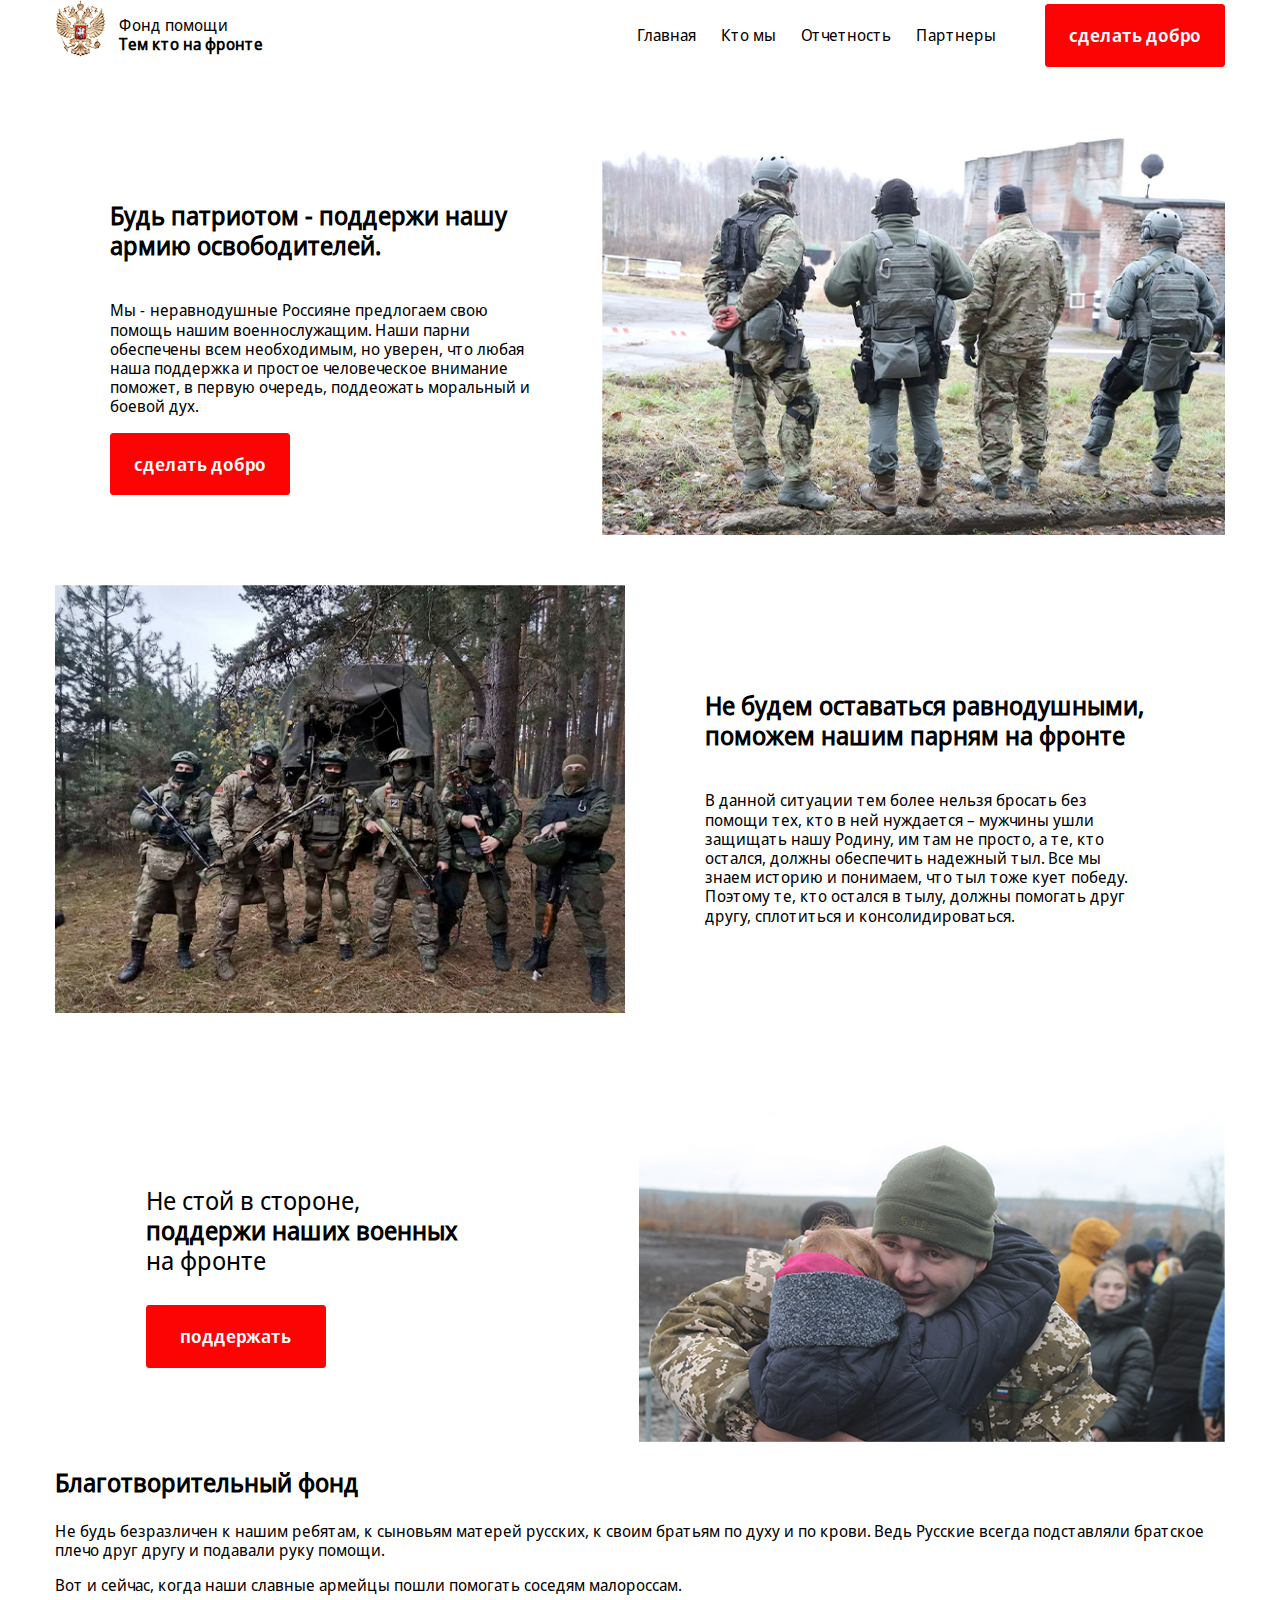
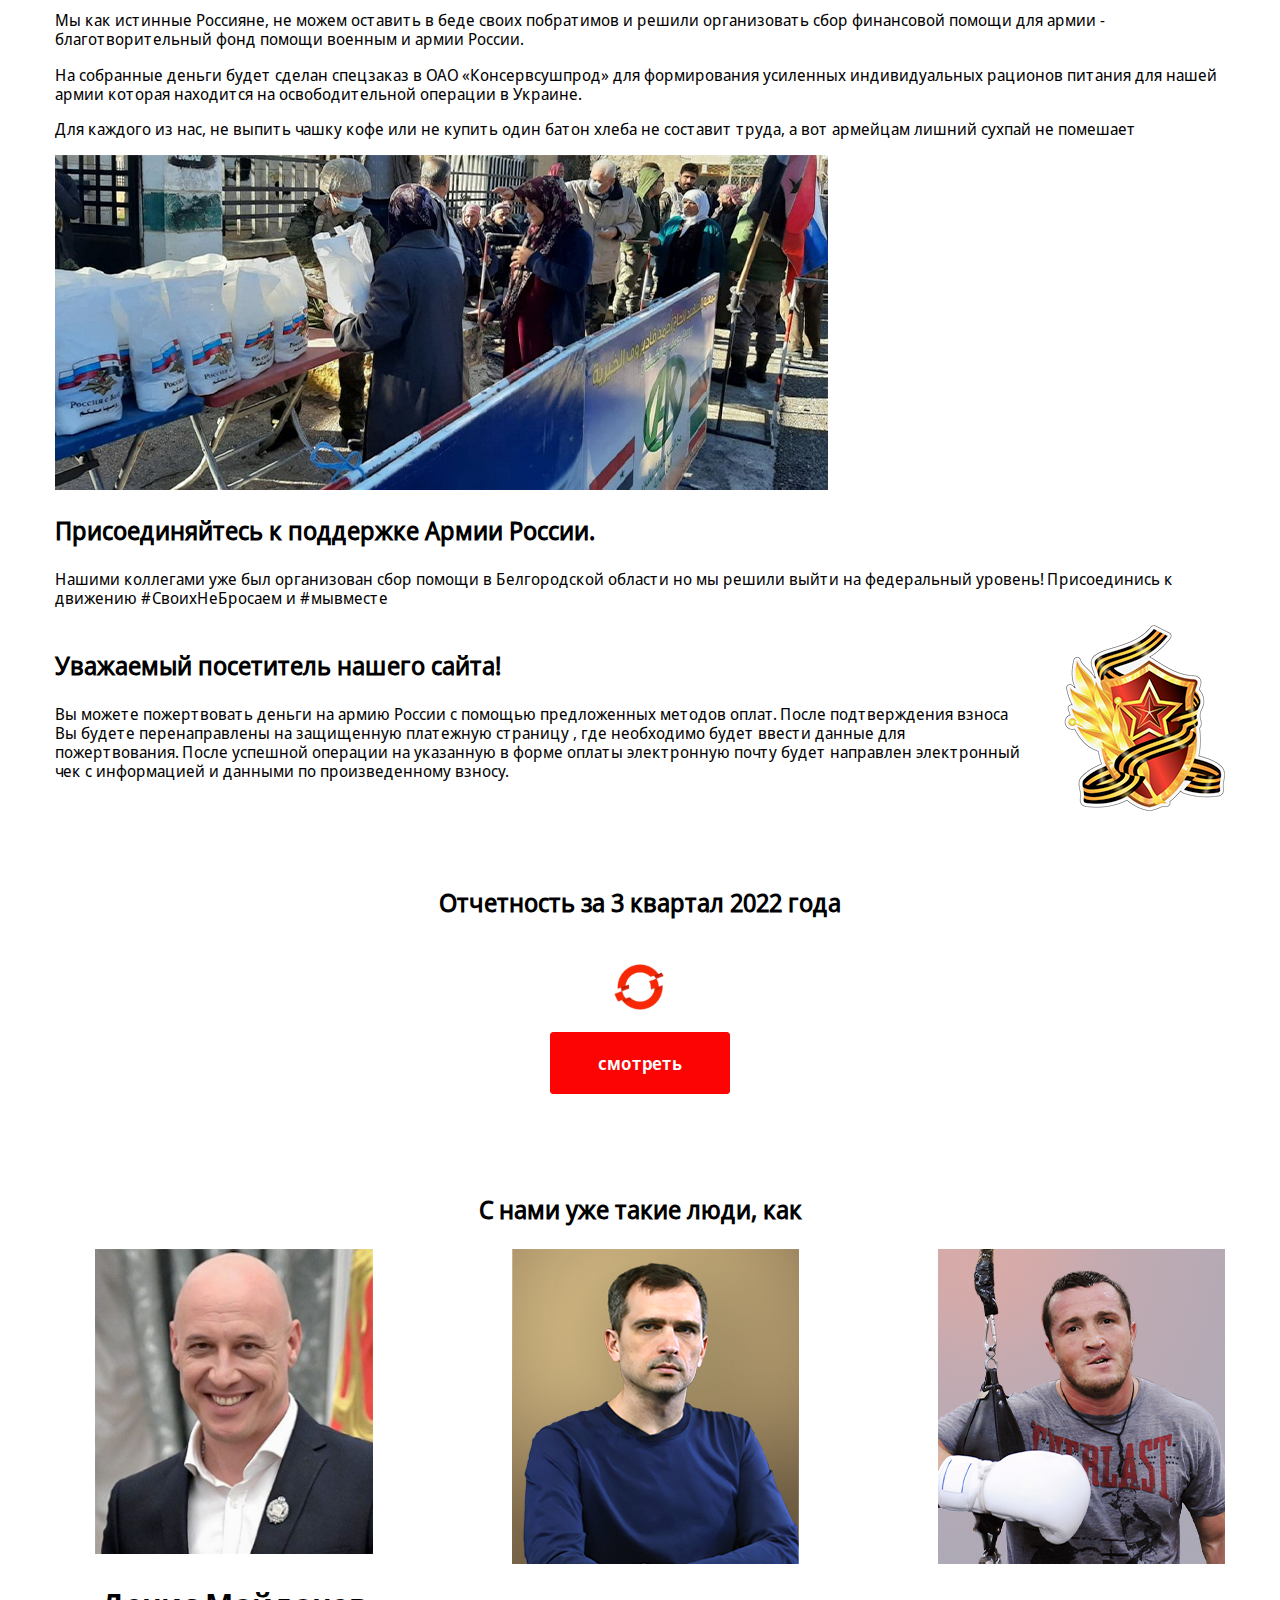
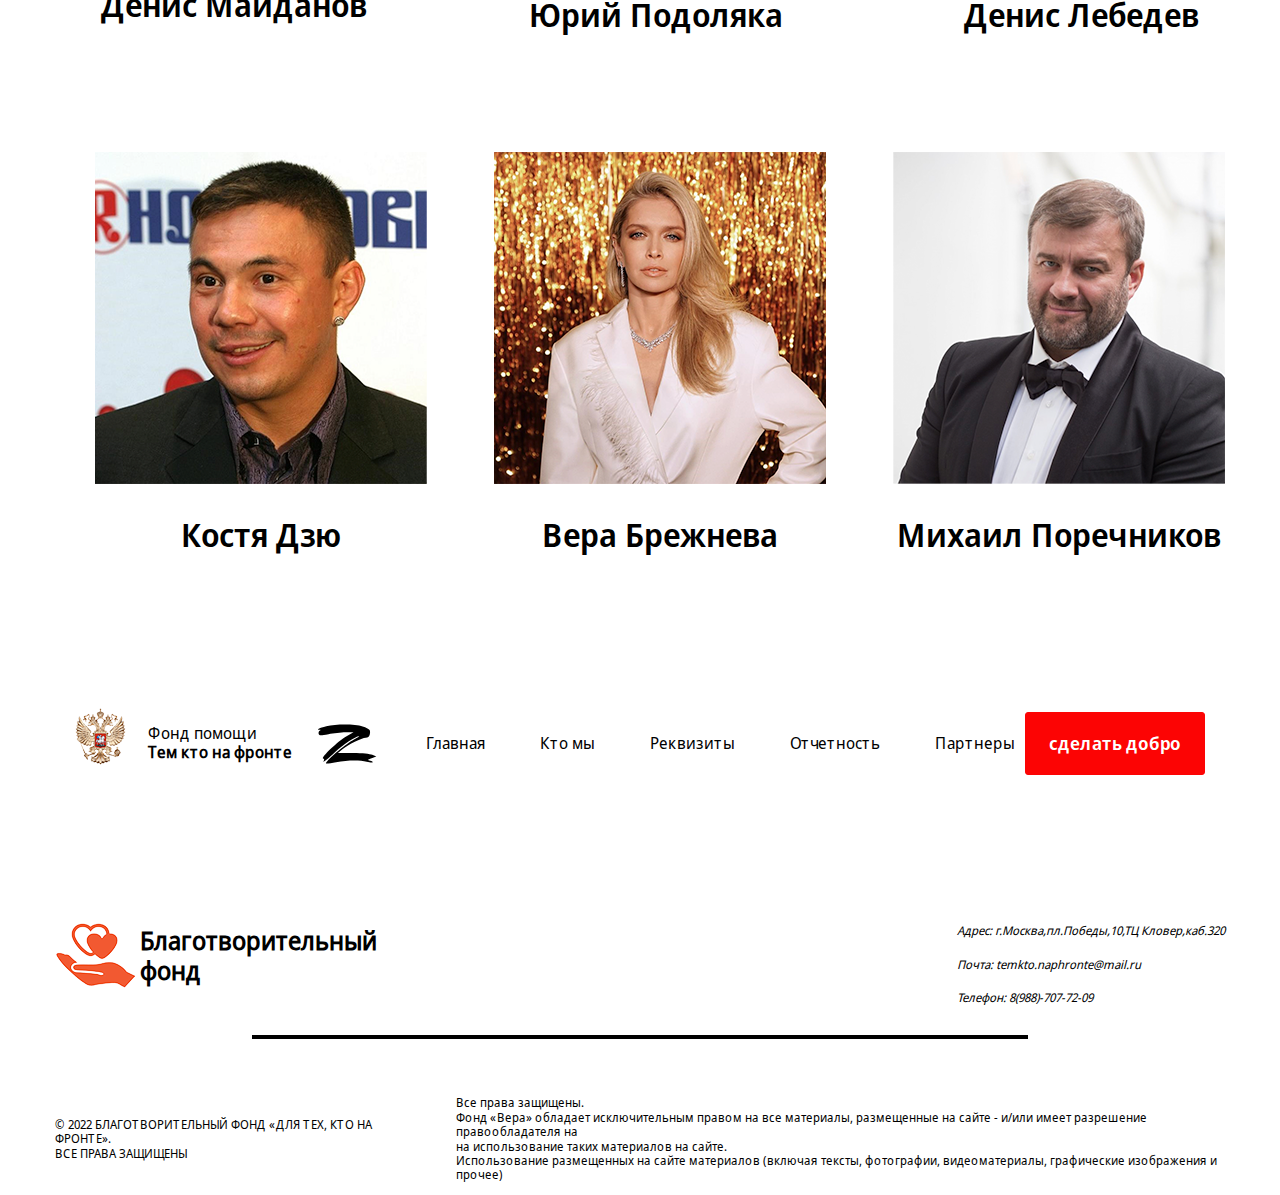
<file: index.html>
<!DOCTYPE html>
<html lang="ru">

<head>
    <meta name="yandex-verification" content="eedc62a2806c1d81" />
    <meta name="keywords" content="помощь армии люди на Украине помощь мобилизованным Военная помощь армии" />
    <meta charset="UTF-8">
    <meta name="viewport" content="width=device-width, initial-scale=1.0">
    <link rel="stylesheet" href="/style/normalize.css">
    <link rel="stylesheet" href="/style/style.css">
    <meta name="description" content="Пожертвования и сбор гуманитарной помощи для бойцов на передовой.">
    <link rel="icon" href="favicon/arm.ico" type="images/x-icon">
    <title>Помоги нашим!</title>
</head>

<body>
    <header class="header">
        <div class="container">
            <div class="nav">
                <div class="header__left">
                    <div>
                        <img class="header__img" src="./imgs/gerb.png" alt="Герб России">
                    </div>
                    <div class="header__text-logo">
                        <p class="header__desc">
                            Фонд помощи <br><strong>Тем кто на фронте</strong>
                        </p>
                    </div>
                </div>
                <ul class="header__list">
                    <li class="header__item"><a href="#" class="header__link">Главная</a></li>
                    <li class="header__item"><a href="#1" class="header__link">Кто мы</a></li>
                    <li class="header__item"><a href="#4" class="header__link">Отчетность</a></li>
                    <li class="header__item"><a href="#5" class="header__link">Партнеры</a></li>
                </ul>
                <div class="burger">
                    <img src="./imgs/hamburger-menu-svgrepo-com.svg" alt="Выплывающее меню" class="burger__icon">
                </div>
                <a href="https://my.qiwi.com/Zemfyra-PLD7yqOgh6">
                    <button class="header__button btn" href="https://my.qiwi.com/Zemfyra-PLD7yqOgh6">
                        сделать добро
                    </button>
                </a>
            </div>
        </div>
        <div class="menu">
            <ul class="header__lis">
                <li class="header__iem"><a href="#" class="header__link">Главная</a></li>
                <li class="header__iem"><a href="#1" class="header__link">Кто мы</a></li>
                <li class="header__iem"><a href="#4" class="header__link">Отчетность</a></li>
                <li class="header__iem"><a href="#5" class="header__link">Партнеры</a></li>
            </ul>
        </div>
    </header>
    <section class="section">
        <div class="container">
            <h1 class="headen"></h1>
            <div id="1" class="freedom">
                <div class="freedom__left">
                    <p class="freedom__heading h"><strong>Будь патриотом - поддержи нашу армию освободителей.</strong>
                    </p>
                    <p class="freedom__text">Мы - неравнодушные Россияне предлогаем свою помощь нашим военнослужащим.
                        Наши парни обеспечены всем необходимым, но уверен, что любая наша поддержка и простое
                        человеческое внимание поможет, в первую очередь, поддеожать моральный и боевой дух.</p>
                    <a href="https://my.qiwi.com/Zemfyra-PLD7yqOgh6">
                        <button class="freedom__button btn">сделать добро</button>
                    </a>
                </div>
                <div>
                    <img class="freedom__img om__mr" src="./imgs/foto1.png" alt="Фото с фронта">
                </div>
            </div>
            <div id="1" class="freedom__only-mobile">
                <img class="freedom__img fis" src="./imgs/foto1.png" alt="Фото с мобилизованными">
                <div class="om__content">
                    <p class="freedom__heading hs"><strong>За Росию! За народ! За Отечество!</strong></p>
                    <p class="freedom__text">В наше время многим согражданам требуется,
                        как психологическая,так и материальная поддержка.
                        Они расчитывают на любой “вид” поддержки в это трудное время .
                        Давайте прислушаемся и окажем столь должное внимание</p>
                    <a href="https://my.qiwi.com/Zemfyra-PLD7yqOgh6">
                        <button class="btn">Внести вклад</button>
                    </a>
                </div>
            </div>
        </div>
    </section>
    <section class="section">
        <div class="container">
            <div class="our">
                <div>
                    <img class="our__img" src="./imgs/section__our.png" alt="Фото с фронта">
                </div>
                <div class="our__content">
                    <p class="our__heading h"><strong>Не будем оставаться равнодушными, поможем нашим парням на
                            фронте</strong></p>
                    <p class="our__text">В данной ситуации тем более нельзя бросать без помощи тех, кто в ней нуждается
                        – мужчины ушли защищать нашу Родину, им там не просто, а те, кто остался, должны обеспечить
                        надежный тыл. Все мы знаем историю и понимаем, что тыл тоже кует победу. Поэтому те, кто остался
                        в тылу, должны помогать друг другу, сплотиться и консолидироваться.</p>
                </div>
            </div>
            <div class="our__for-mobile">
                <div class="our__fmContent">
                    <p class="our__fmHeading"><strong>Не будем оставаться равнодушными, поможем нашим парням на
                            фронте</strong></p>
                    <div class="our__fmRing">
                        <img class="ring" src="./imgs/{.svg" alt="Мобилизованные на Украине">
                        <p class="fmText"> В данной ситуации тем более нельзя бросать без помощи тех, кто в ней
                            нуждается – мужчины ушли защищать нашу Родину, им там не просто, а те, кто остался, должны
                            обеспечить надежный тыл. Все мы знаем историю и понимаем, что тыл тоже кует победу. Поэтому
                            те, кто остался в тылу, должны помогать друг другу, сплотиться и консолидироваться.</p>
                    </div>
                    <img src="./imgs/section__our.png" alt="Фото с фронта" class="fmImg">
                </div>
            </div>
        </div>
    </section>
    <section class="section">
        <div class="container">
            <div class="stand">
                <div class="stand__left">
                    <div class="stand__heaging h">Не стой в стороне, <br><strong>поддержи наших военных</strong><br> на
                        фронте</div>
                    <a href="https://my.qiwi.com/Zemfyra-PLD7yqOgh6">
                        <button class="stand__button btn">поддержать</button>
                    </a>
                </div>
                <div>
                    <img class="stand__img" src="./imgs/fam.png" alt="Семья военных ">
                </div>
            </div>
        </div>
    </section>
    <section class="section">
        <div class="container">
            <div class="help">
                <div class="help__content">
                    <div class="help__text">
                        <p class="help__heading hs"><strong>Благотворительный фонд</strong></p>
                        <div class="help__str">
                            <p class="help__p">Не будь безразличен к нашим ребятам, к сыновьям матерей русских, к своим
                                братьям по духу и по крови. Ведь Русские всегда подставляли братское плечо друг другу и
                                подавали руку помощи.</p>
                            <p class="help__p">Вот и сейчас, когда наши славные армейцы пошли помогать соседям
                                малороссам.</p>
                            <p class="help__p">Мы как истинные Россияне, не можем оставить в беде своих побратимов и
                                решили организовать сбор финансовой помощи для армии - благотворительный фонд помощи
                                военным и армии России.</p>
                            <p class="help__p">На собранные деньги будет сделан спецзаказ в ОАО «Консервсушпрод» для
                                формирования усиленных индивидуальных рационов питания для нашей армии которая находится
                                на освободительной операции в Украине.</p>
                            <p class="help__p">Для каждого из нас, не выпить чашку кофе или не купить один батон хлеба
                                не составит труда, а вот армейцам лишний сухпай не помешает</p>
                        </div>
                    </div>
                </div>
                <div>
                    <img class="help__imgs" src="./imgs/eda.png" alt="Благотворительная помощь Российской Армии">
                </div>
            </div>
        </div>
    </section>
    <section class="section">
        <div class="container">
            <div class="join">
                <p class="join__heading hs"><strong>Присоединяйтесь к поддержке Армии России.</strong></p>
                <p class="join__text">
                    Нашими коллегами уже был организован сбор помощи в Белгородской области но мы решили выйти на
                    федеральный уровень! Присоединись к движению <a
                        href="http://svoikhnebrosaem.onf.ru/">#СвоихНеБросаем</a> и <a
                        href="https://мывместе.рф/">#мывместе</a></p>
            </div>
            <div class="user">
                <div class="user__description">
                    <p class="user__heading hs"><strong>Уважаемый посетитель нашего сайта!</strong></p>
                    <p class="user__content">Вы можете пожертвовать деньги на армию России с помощью предложенных
                        методов оплат. После подтверждения взноса Вы будете перенаправлены на защищенную платежную
                        страницу , где необходимо будет ввести данные для пожертвования. После успешной операции на
                        указанную в форме оплаты электронную почту будет направлен электронный чек с информацией и
                        данными по произведенному взносу.</p>
                </div>
                <div class="user__picture">
                    <img class="user__img" src="./imgs/ninemay.png" alt="Георгиевская лента">
                </div>
            </div>
        </div>
    </section>
    <section class="section">
        <div class="container">
            <div id="4" class="document">
                <p class="document__heading hs"><strong>Отчетность за 3 квартал 2022 года</strong></p>
                <div class="document__imgs">
                    <img src="./imgs/openshift 1.svg" alt="Фото с военных действий">
                </div>
                <button class="document__button btn">
                    <a href="downloads/result.pdf" class="document__link" download>смотреть</a>
                </button>
            </div>
        </div>
    </section>
    <section class="section">
        <div class="container">
            <div id="5" class="peoples">
                <p class="peoples__heading hs"><strong>С нами уже тaкие люди, как</strong></p>
                <ul class="peoples__list">
                    <li class="peoples__item">
                        <div class="peoples__img">
                            <img src="./imgs/Denis_Maydanov_1.png" alt="Денис Майданов">
                        </div>
                        <p class="peoples__name">Денис Майданов</p>
                    </li>
                    <li class="peoples__item">
                        <div class="peoples__img">
                            <img src="./imgs/podolyaka.png" alt="Юрий Подоляка">
                        </div>
                        <p class="peoples__name">Юрий Подоляка</p>
                    </li>
                    <li class="peoples__item">
                        <div class="peoples__img">
                            <img src="./imgs/lebedev.png" alt="Денис Лебедев">
                        </div>
                        <p class="peoples__name">Денис Лебедев</p>
                    </li>
                    <li class="peoples__item">
                        <div class="peoples__img">
                            <img src="./imgs/Kost.png" alt="Костя Дзю">
                        </div>
                        <p class="peoples__name">Костя Дзю</p>
                    </li>
                    <li class="peoples__item">
                        <div class="peoples__img">
                            <img class="immg" src="./imgs/vera.png" alt="Вера Брежнева">
                        </div>
                        <p class="peoples__name">Вера Брежнева</p>
                    </li>
                    <li class="peoples__item">
                        <div class="peoples__img">
                            <img src="./imgs/porechnicov.png" alt="Михаил Поречников">
                        </div>
                        <p class="peoples__name">Михаил Поречников</p>
                    </li>
                </ul>
            </div>
        </div>
    </section>
    <footer class="footer">
        <div class="container">
            <div class="footer__nav">
                <div class="footer__left">
                    <div class="img">
                        <img src="./imgs/gerb.png" alt="Герб России">
                    </div>
                    <div class="footer__text-logo">
                        <p class="footer__desc">
                            Фонд помощи <br><strong>Тем кто на фронте</strong>
                        </p>
                    </div>
                    <div class="footer__img">
                        <img src="./imgs/z_logo-1.svg" alt="георгиевкая ленточка">
                    </div>
                </div>
                <ul class="footer__list">
                    <li class="footer__item"><a class="footer__link">Главная</a></li>
                    <li class="footer__item"><a class="footer__link">Кто мы</a></li>
                    <li class="footer__item"><a class="footer__link">Реквизиты</a></li>
                    <li class="footer__item"><a class="footer__link">Отчетность</a></li>
                    <li class="footer__item"><a class="footer__link">Партнеры</a></li>
                </ul>
                <a href="https://my.qiwi.com/Zemfyra-PLD7yqOgh6">
                    <button class="footer__button btn">
                        сделать добро
                    </button>
                </a>
            </div>
        </div>
    </footer>
    <section class="section">
        <div class="container">
            <div class="trust">
                <div class="trust__top">
                    <div class="trust__left">
                        <div class="trust__img">
                            <img src="./imgs/heart.png" alt="Фото с сердцем">
                        </div>
                        <p class="trust__heading hs"><strong>Благотворительный<br> фонд</strong></p>
                    </div>
                    <div class="trust__right">
                        <div class="trust__adress">
                            <address class="trust__adr sse">Адрес: г.Москва,пл.Победы,10,ТЦ Кловер,каб.320</address>
                            <address class="trust__mail sse">Почта: temkto.naphronte@mail.ru</address>
                            <address class="trust__tel sse">Телефон: 8(988)-707-72-09</address>
                        </div>
                    </div>
                </div>
                <div class="trust__line"></div>
                <div class="trust__down">
                    <div class="trust__dleft">
                        <p class="trust__copy">© 2022 БЛАГОТВОРИТЕЛЬНЫЙ ФОНД «ДЛЯ ТЕХ, КТО НА ФРОНТЕ». <br>ВСЕ ПРАВА
                            ЗАЩИЩЕНЫ</p>
                    </div>
                    <div class="trust__dright">
                        <p class="trust__description">
                            Все права защищены.<br> Фонд «Вера» обладает исключительным правом на все материалы,
                            размещенные на сайте - и/или имеет разрешение правообладателя на <br> на использование таких
                            материалов на сайте.<br>Использование размещенных на сайте материалов (включая тексты,
                            фотографии, видеоматериалы, графические изображения и прочее)
                        </p>
                    </div>
                </div>
            </div>
        </div>
    </section>
    <section class="section">
        <div class="container">
            <div class="footer__mobile">
                <div class="footer__adapt">
                    <p class="footer__adapt-d"><strong>© 2022 БЛАГОТВОРИТЕЛЬНЫЙ ФОНД «ДЛЯ ТЕХ, КТО НА ФРОНТЕ». ВСЕ ПРАВА
                            ЗАЩИЩЕНЫ</strong></p>
                    <p class="footer__adapt-dt">Все права защищены.
                        Фонд «Тем, кто на фронте» обладает исключительным правом на все материалы, размещенные на сайте
                        — и/или имеет
                        разрешение
                        правообладателя на использование таких материалов на сайте.
                        Использование размещенных на сайте материалов (включая тексты, фотографии, видеоматериалы,
                        графические
                        изображения и
                        прочее) не допускается без согласия фонда «Тем, кто на фронте» или иного правообладателя
                        соответствующих
                        материалов.
                        При цитировании материалов, размещенных на сайте, ссылка на сайт является обязательной.</p>
                </div>
            </div>
        </div>
    </section>
    <script src="/scripts/index.js"></script>

    <script type="text/javascript">
        (function (m, e, t, r, i, k, a) {
            m[i] = m[i] || function () {
                (m[i].a = m[i].a || []).push(arguments)
            };
            m[i].l = 1 * new Date();
            for (var j = 0; j < document.scripts.length; j++) {
                if (document.scripts[j].src === r) {
                    return;
                }
            }
            k = e.createElement(t), a = e.getElementsByTagName(t)[0], k.async = 1, k.src = r, a.parentNode
                .insertBefore(k, a)
        })
        (window, document, "script", "https://mc.yandex.ru/metrika/tag.js", "ym");

        ym(91868827, "init", {
            clickmap: true,
            trackLinks: true,
            accurateTrackBounce: true
        });
    </script>
    <noscript>
        <div>
            <img src="https://mc.yandex.ru/watch/91868827" style="position:absolute; left:-9999px;" alt="фото" />
        </div>
    </noscript>
</body>

</html>
</file>
<file: style/style.css>
* {
    box-sizing: border-box;
    font-family: regular;
}

@font-face {
    font-family: "regular";
    src: url(/fonts/noto-sans-display-regular.woff);
}

@font-face {
    font-family: "btn";
    src: url(/fonts/noto-sans-display-semibold.woff);
}

body {
	font-family: "regular";
	font-size: 1rem;
	font-weight: normal;
	line-height: 1.2;
	color: #000;
	background-color: #fff;
}

ul {
   list-style-type: none; 
   text-decoration: none;
}

img {
    display: block;
    max-width: 100%;
    max-height: 100%;
    width: auto;
    height: auto;
}

.headen {
    display: none;
}

.container {
    max-width: 1170px;
    margin: auto auto;
}

.btn {
    display: flex;
    min-width: 180px;
    min-height: 45px;
    max-width: max-content;
    max-height: max-content;
    padding: 20px 13px 20px 13px;
    cursor: pointer;
    align-items: center;
    justify-content: center;
    color: white;
    background-color: #fc0404;
    border: 1px solid #fc0404;
    font-family: "btn";
    font-size: large;
    border-radius: 3px;

}

.btn:hover {
    /* color: #fc0404;
    background-color: aliceblue;
    border-color:aliceblue; */
    opacity: .4;
}

.btn:active {
    transform: translateY(3px);
    transition: .2 ease-in-out;
}

.h,
.hs {
    font-size: 25px;
}

.header {
    margin: 0;
}

a {
    text-decoration: none;
    color: black;
}


/* nav */

.nav {
    display: flex;
    justify-content: space-between;
    align-items: center;
    width: 100%;
    
}

.header__left {
    display: flex;
}

.header__text-logo {
    margin-left: 13px;
}

.header__list {
    display: flex;
    margin-left: 315px;
}

.header__item:not(:last-child) {
    margin-right: 25px;
    white-space: nowrap;
}

.header__button {
    margin-left: 30px;
}

.header__desc {
    white-space: nowrap;
}
.header__img {
    max-width: 60px;
    max-height: 60px;
}
/* .burger */
.burger {
    display: none;
}


.menu{
  position: absolute;
  width: 100%;
  background-color:beige;
  transform: translateX(-101%);
  transition: 1s ease-in-out;
  overflow-y:hidden;
}

.header__lis {
    height: 100%;
    min-height: 265px;
    display: flex;
    flex-direction: column;
    justify-content: space-between;
}


.animate{
  transform: translateX(0);
}

/* freedom */

.freedom {
    margin-top: 50px;
    display: flex;
}

.freedom__left {
    display: flex;
    flex-direction: column;
    padding: 55px 50px 40px 55px;
    justify-content: space-between;   
}

.freedom__img {
    max-width: 650px;
    max-height: 415px;
}

/* our */

.our {
    display: flex;
    padding-top: 50px;
}

.our__content {
    display: flex;
    flex-direction: column;
    justify-content: space-between;
    padding: 80px 80px 120px 80px;
}

.our__img {
    max-width: 570px;
    max-height: 480px;
}


.stand {
    display: flex;
    margin-top: 50px;

}

.stand__left {
    margin: auto auto;
    padding-right: 90px;
}

.stand__button {
    margin-top: 30px;
}

.mobile {
    display: none;
}

.stand__img {
    max-width: 780px;
    max-height: 330px;
}

/* document */

.document {
    margin-top: 50px;
    display: flex;
    flex-direction: column;
    align-items: center;
    justify-content: center;
}

.document__link {
    color: white ;
    font-family: "btn";
    font-size: large;
}



/* user */

.user {
    display: flex;
}

.user__img {
    max-width: 200px;
    max-height: 200px;
    margin-left: 35px;
}


/* peoples */

.peoples {
    margin-top: 100px;
}

.peoples__list {
    width: 100%;
    display: flex;
    flex-wrap: wrap;
    justify-content: space-between;
}

.peoples__item{
    display: flex;
    flex-direction: column;
    align-items: center;
}

.peoples__item:not(:nth-child(3n)){
    margin-right: 40px;
}

.peoples__item:nth-child(n+4){
    margin-top: 85px;
}

.peoples__name{
    font-family: "btn";
    font-size: xx-large;
}

.peoples__heading {
    display: flex;
    justify-content: center;
}

/* help */

.help__imgs {
    width: inherit;
    overflow: hidden;
    background-size: cover;
    object-fit: cover;
}

/* trust */

.trust {
    margin-top: 122px;
}

.trust__top{
    display: flex;
    justify-content: space-between;
}

.trust__adress{
    display: flex;
    flex-direction: column;
    font-size: 12px;
    margin: auto;
}

.sse {
    margin-top: 19px;
}

.trust__left {
    display: flex;
    align-items: center;
}

.trust__heading {
    margin-left: 5px;
}

.trust__right {
    display: flex;
    flex-direction: column;
}

.trust__line{
    width: 776px;
    height: 4px;
    background-color: black;
    margin: auto;
    margin-top: 25px;
}

.trust__description {
    margin-left: 45px;
}


.trust__down {
    margin-top: 45px;
    display: flex;
    font-size: 12px;
    justify-content: space-between;
}

.trust__adapt {
    display: none;
}
/* nav */

.footer__nav {
    display: flex;
    margin-top: 122px;
    align-items: center;
    padding: 0px 20px 0px 20px;
    justify-content: space-between;
}

.footer__left {
    display: flex;
}

.footer__list {
    display: flex;
}

.trust__dleft {
    display: flex;
    align-items: center;
}

.footer__item:not(:last-child) {
    margin-right: 55px;
}

.footer__img {
    margin: auto;
}

.footer__text-logo {
    margin-left: 22px;
    margin-right: 22px;
}


/* .footer__mobile */

.footer__mobile {
    display: none;
}


/* need to off */
.freedom__only-mobile,
.our__for-mobile {
    display: none;
}

@media (max-width: 1040px) {
    .our {
        display: none;
    }

    .container {
        padding: 0px 20px 0px 20px;
    }

    .freedom {
        flex-direction: column-reverse;
        align-items: center;
        justify-content: center;
    }
    .freedom__left {
        padding-top: 20px;
    }
    .freedom__button {
        margin: auto;
    }

    /* our */
    .our__content {
        padding-top: 0;
    }

    /* nav */

    .header__list {
        margin-left: auto;
    }
}

@media (max-width: 415px) {
    .header__list {
        display: none;
    } 

    .header__button {
        display: none;
    }


    .freedom__img,
    .our__img,
    .stand__img {
        max-width: 370px;
        padding-right: 10px;
    }

    /* menu */

    .header__lis {
        display: flex;
        flex-direction: column;
        align-items: center;

        padding: 0; 
    }

    .header__iem {
        font-size: x-large;
        font-weight: bolder;
        margin-bottom: 30px;
    }

    /* burger */

    .burger {
        display: block;
    }
    

    .burger__icon {
        max-width: 30px;
        max-height: 30px;
    }



    .freedom {
        display: none;
    }

    .freedom__only-mobile {
        display: flex;
        flex-direction: column-reverse;
    }

    .om__content {
        display: flex;
        flex-direction: column;
        padding: 12px 9px 12px 18px;
        background-color: #D9D9D980;
    }

    .fis {
        padding: 0;
    }


    .our__for-mobile {
        display: flex;
    }

    .our__fmHeading {
        font-weight: 800;
        font-size: x-large;
        line-height: 19px;
        color: #000000;
    }

    .ring {
        height: 140px;
        transform: translateY(5px);
        align-items: center;
        margin-left: 15px;
    }

    .our__for-mobile {
        margin-top: 30px;
    }

    .our__fmContent {
        padding: 7px;
        background-color: #D9D9D980;
    }

    .our__fmRing {
        margin-top: 20px;
        display: flex;
    }

    .fmText {
        margin: 0;
        padding-left: 5px;
        font-size: 14px;
    }

    .fmImg {
        margin-top: 20px;
    }

    





    /* .our */
    .our {
        flex-direction: column;
    }

    .our__content {
        padding-bottom: 60px;
    }

    /* .stand */
    .stand {
        flex-direction: column;
    }
    .stand__left {
        padding: 0;
        display: flex;
        flex-direction: column;
        align-items: center;
        justify-content: center;
    }

    .footer__nav {
        display: none;
    }

    .peoples__list {
        padding: 0;
    }

    .peoples__item {
        margin: auto;
    }

    .peoples__item:nth-child(n+4) {
        display: none;
    }

    .peoples__img {
        width: max-content;
    }

    .user {
        flex-direction: column;
    }

    .user__picture {
        margin: auto;
        transform: translateX(-30px);
    }

    /* .trust */
    .trust {
        display: none;
    }

    .footer__mobile {
        display: flex;
        flex-direction: column;
    }
    .footer__adapt-dt {
        font-size: smaller;
    }
}
</file>
